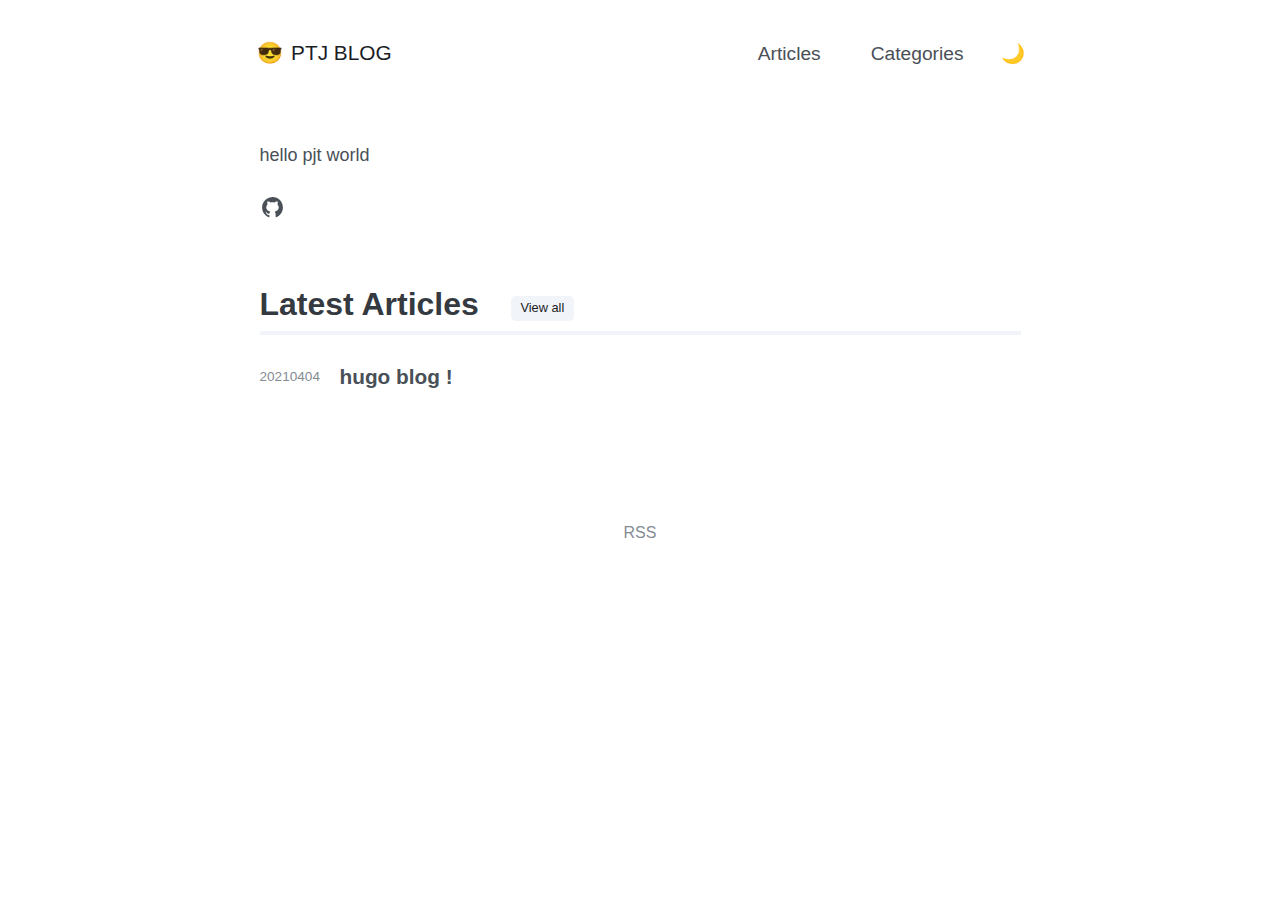
<file: index.html>
<!DOCTYPE html>
<html lang="en-us">
    
<head>
	<meta name="generator" content="Hugo 0.82.0" />
    <meta charset="utf-8" />
    <meta name="viewport" content="width=device-width, initial-scale=1.0" />
    <meta name="google-site-verification" content="azdT4FRUn6dqWk6zvtwKccBmrwGXIQmhtnXx0JsRFXk" />
    <meta http-equiv="X-UA-Compatible" content="IE=edge" />
    <meta name="theme-color" content="dark">
    <title>PTJ BLOG</title>
    
    
    
    <link rel="stylesheet" href="/sass/main.min.4e90cee935c47394b47f9cb7ffe8e3ffab18b88d82fea203918cc3f92eec5eb2.css">
</head>

    <body class="dark">
        <nav class="navbar">
    <div class="container">
        <div class="flex">
            <div>
                <a class="brand" href="/">
                    
                    <span class="emoji">
                        😎
                    </span>
                    
                    PTJ BLOG
                    </a>
            </div>
            <div class="flex">
                
                <a href="/articles/">Articles</a>
                
                <a href="/categories/">Categories</a>
                
                <button id="dark-mode-button"></button>
            </div>
            </div>
    </div>
</nav>
        <main>
            

<div class="container">
    <section class="my">
        <div class="content">
            
            <p>hello pjt world</p>

            
            <div class="bio-social">
                
                
                <a href="https://github.com/opjt" target="_blank" rel="noreferrer" title="github"
                    aria-label="github">
                    <svg xmlns="http://www.w3.org/2000/svg" xmlns:xlink="http://www.w3.org/1999/xlink" width="25" height="25" viewBox="0 0 24 24" version="1.1">
<g id="surface3680">
<path fill="currentColor" d="M 10.898438 2.101562 C 6.300781 2.601562 2.601562 6.300781 2.101562 10.800781 C 1.601562 15.5 4.300781 19.699219 8.398438 21.300781 C 8.699219 21.398438 9 21.199219 9 20.800781 L 9 19.199219 C 9 19.199219 8.601562 19.300781 8.101562 19.300781 C 6.699219 19.300781 6.101562 18.101562 6 17.398438 C 5.898438 17 5.699219 16.699219 5.398438 16.398438 C 5.101562 16.300781 5 16.300781 5 16.199219 C 5 16 5.300781 16 5.398438 16 C 6 16 6.5 16.699219 6.699219 17 C 7.199219 17.800781 7.800781 18 8.101562 18 C 8.5 18 8.800781 17.898438 9 17.800781 C 9.101562 17.101562 9.398438 16.398438 10 16 C 7.699219 15.5 6 14.199219 6 12 C 6 10.898438 6.5 9.800781 7.199219 9 C 7.101562 8.800781 7 8.300781 7 7.601562 C 7 7.199219 7 6.601562 7.300781 6 C 7.300781 6 8.699219 6 10.101562 7.300781 C 10.601562 7.101562 11.300781 7 12 7 C 12.699219 7 13.398438 7.101562 14 7.300781 C 15.300781 6 16.800781 6 16.800781 6 C 17 6.601562 17 7.199219 17 7.601562 C 17 8.398438 16.898438 8.800781 16.800781 9 C 17.5 9.800781 18 10.800781 18 12 C 18 14.199219 16.300781 15.5 14 16 C 14.601562 16.5 15 17.398438 15 18.300781 L 15 20.898438 C 15 21.199219 15.300781 21.5 15.699219 21.398438 C 19.398438 19.898438 22 16.300781 22 12.101562 C 22 6.101562 16.898438 1.398438 10.898438 2.101562 Z M 10.898438 2.101562 "/>
</g>
</svg>

                </a>
                
                
            </div>
        </div>
    </section>
</div>





<div class="container">
    <section>
        <h2>
            Latest Articles
            <a class="section-button" href="/articles">View all</a>
        </h2>
        <div class="posts">
            
            <div class="post">
                <a href="/post/hugo-blog/">
                    <div class="post-row">
                        <time>20210404</time>
                        <h3>hugo blog !</h3>
                    </div>
                    
                </a>
            </div>
            
        </div>
    </section>
    
</div>


        </main>
        <footer class="footer flex">
    <section class="container">
        <nav class="footer-links">
            
            <a href="/index.xml">RSS</a>
            
        </nav>
    </section>
    
    <script async src="/js/features.min.c5d8f3350f5a652f526b982306299353824299adb7a3bd261ecffacc47087f66.js"></script>
</footer>
    </body>
</html>
</file>
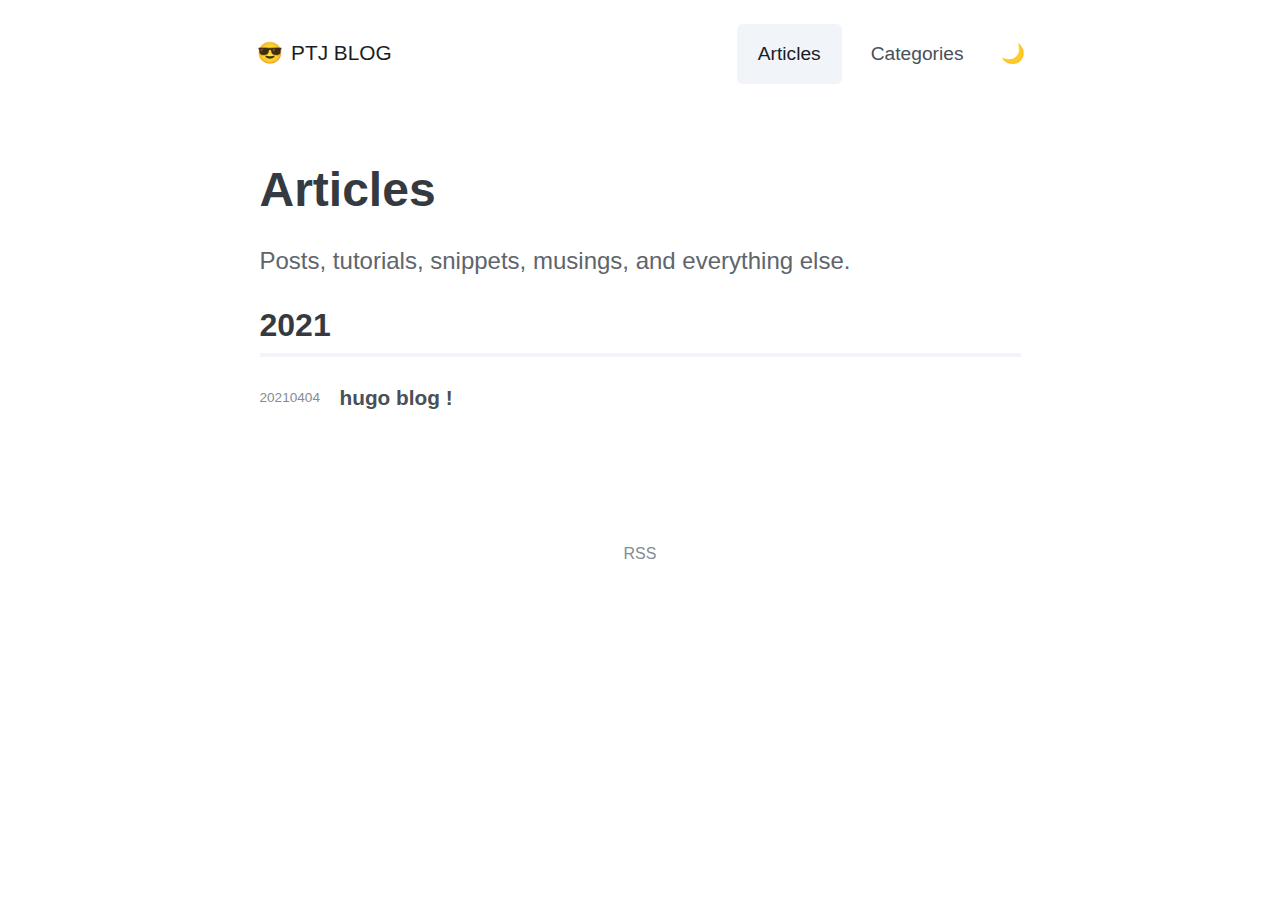
<file: articles/index.html>
<!DOCTYPE html>
<html lang="en-us">
    
<head>
    <meta charset="utf-8" />
    <meta name="viewport" content="width=device-width, initial-scale=1.0" />
    <meta name="google-site-verification" content="azdT4FRUn6dqWk6zvtwKccBmrwGXIQmhtnXx0JsRFXk" />
    <meta http-equiv="X-UA-Compatible" content="IE=edge" />
    <meta name="theme-color" content="dark">
    <title> Articles | PTJ BLOG</title>
    
    
    
    <link rel="stylesheet" href="/sass/main.min.4e90cee935c47394b47f9cb7ffe8e3ffab18b88d82fea203918cc3f92eec5eb2.css">
</head>

    <body class="dark">
        <nav class="navbar">
    <div class="container">
        <div class="flex">
            <div>
                <a class="brand" href="/">
                    
                    <span class="emoji">
                        😎
                    </span>
                    
                    PTJ BLOG
                    </a>
            </div>
            <div class="flex">
                
                <a href="/articles/" aria-current="page">Articles</a>
                
                <a href="/categories/">Categories</a>
                
                <button id="dark-mode-button"></button>
            </div>
            </div>
    </div>
</nav>
        <main>
            

<header>
    <div class="container">
        <h1>Articles</h1>
        <p class="subtitle">Posts, tutorials, snippets, musings, and everything else.</p>
    </div>
</header>



<section>
    <div class="container">
        <section>
            
            <section>
                <h2>2021</h2>
                <div class="posts">
                    
                    <div class="post">
                        <a href="/post/hugo-blog/">
                            <div class="post-row">
                                <time>20210404</time>
                                <h3>hugo blog !</h3>
                                
                            </div>
                            
                        </a>
                    </div>
                    
                </div>
            </section>
            
        </section>
    </div>
</section>


        </main>
        <footer class="footer flex">
    <section class="container">
        <nav class="footer-links">
            
            <a href="/index.xml">RSS</a>
            
        </nav>
    </section>
    
    <script async src="/js/features.min.c5d8f3350f5a652f526b982306299353824299adb7a3bd261ecffacc47087f66.js"></script>
</footer>
    </body>
</html>
</file>
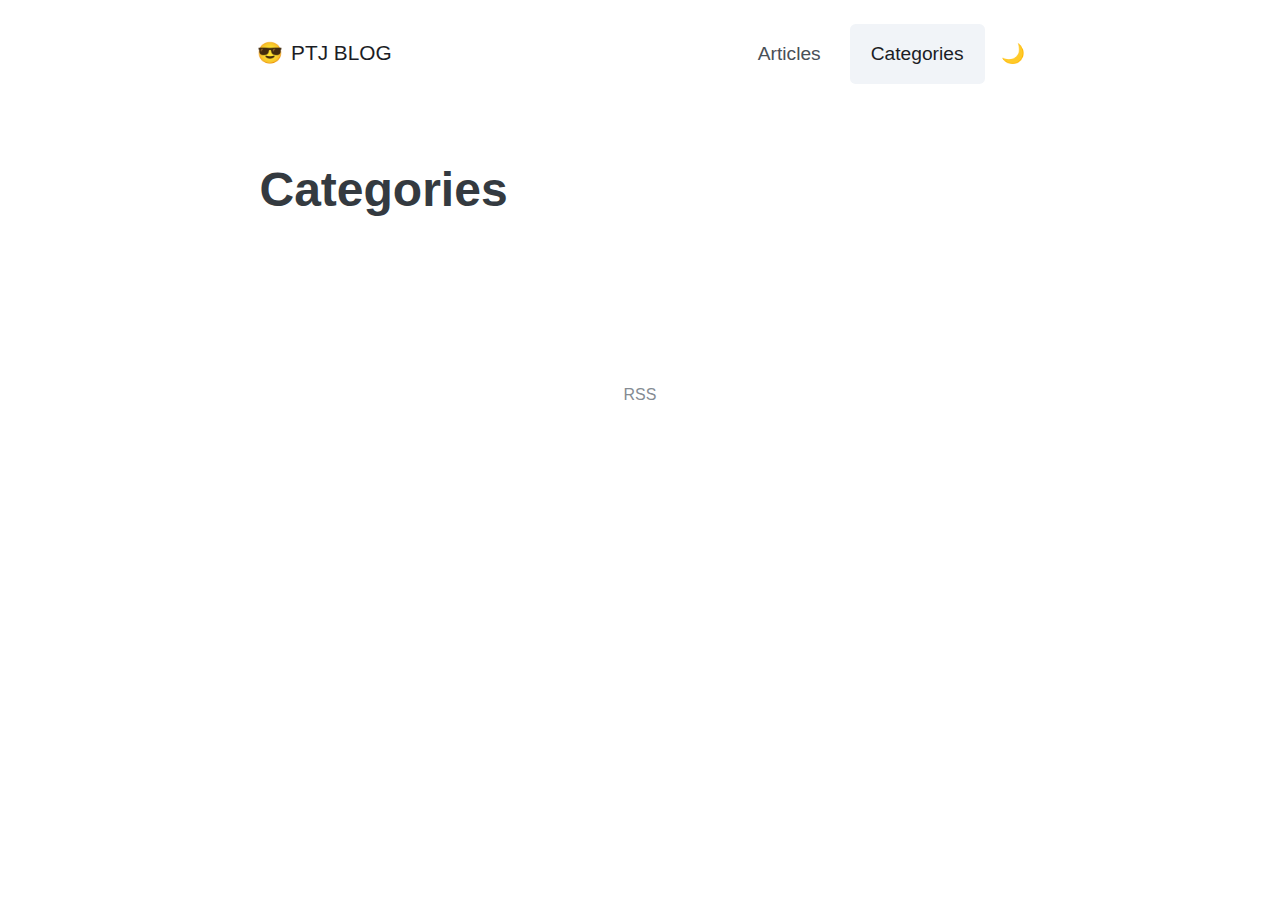
<file: categories/index.html>
<!DOCTYPE html>
<html lang="en-us">
    
<head>
    <meta charset="utf-8" />
    <meta name="viewport" content="width=device-width, initial-scale=1.0" />
    <meta name="google-site-verification" content="azdT4FRUn6dqWk6zvtwKccBmrwGXIQmhtnXx0JsRFXk" />
    <meta http-equiv="X-UA-Compatible" content="IE=edge" />
    <meta name="theme-color" content="dark">
    <title> Categories | PTJ BLOG</title>
    
    
    
    <link rel="stylesheet" href="/sass/main.min.4e90cee935c47394b47f9cb7ffe8e3ffab18b88d82fea203918cc3f92eec5eb2.css">
</head>

    <body class="dark">
        <nav class="navbar">
    <div class="container">
        <div class="flex">
            <div>
                <a class="brand" href="/">
                    
                    <span class="emoji">
                        😎
                    </span>
                    
                    PTJ BLOG
                    </a>
            </div>
            <div class="flex">
                
                <a href="/articles/">Articles</a>
                
                <a href="/categories/" aria-current="page">Categories</a>
                
                <button id="dark-mode-button"></button>
            </div>
            </div>
    </div>
</nav>
        <main>
            




<header>
    <div class="container">
        <h1>Categories</h1>
    </div>
</header>

<section>
    <div class="container">
        <div class="terms">
            
        </div>
    </div>
</section>


        </main>
        <footer class="footer flex">
    <section class="container">
        <nav class="footer-links">
            
            <a href="/index.xml">RSS</a>
            
        </nav>
    </section>
    
    <script async src="/js/features.min.c5d8f3350f5a652f526b982306299353824299adb7a3bd261ecffacc47087f66.js"></script>
</footer>
    </body>
</html>
</file>
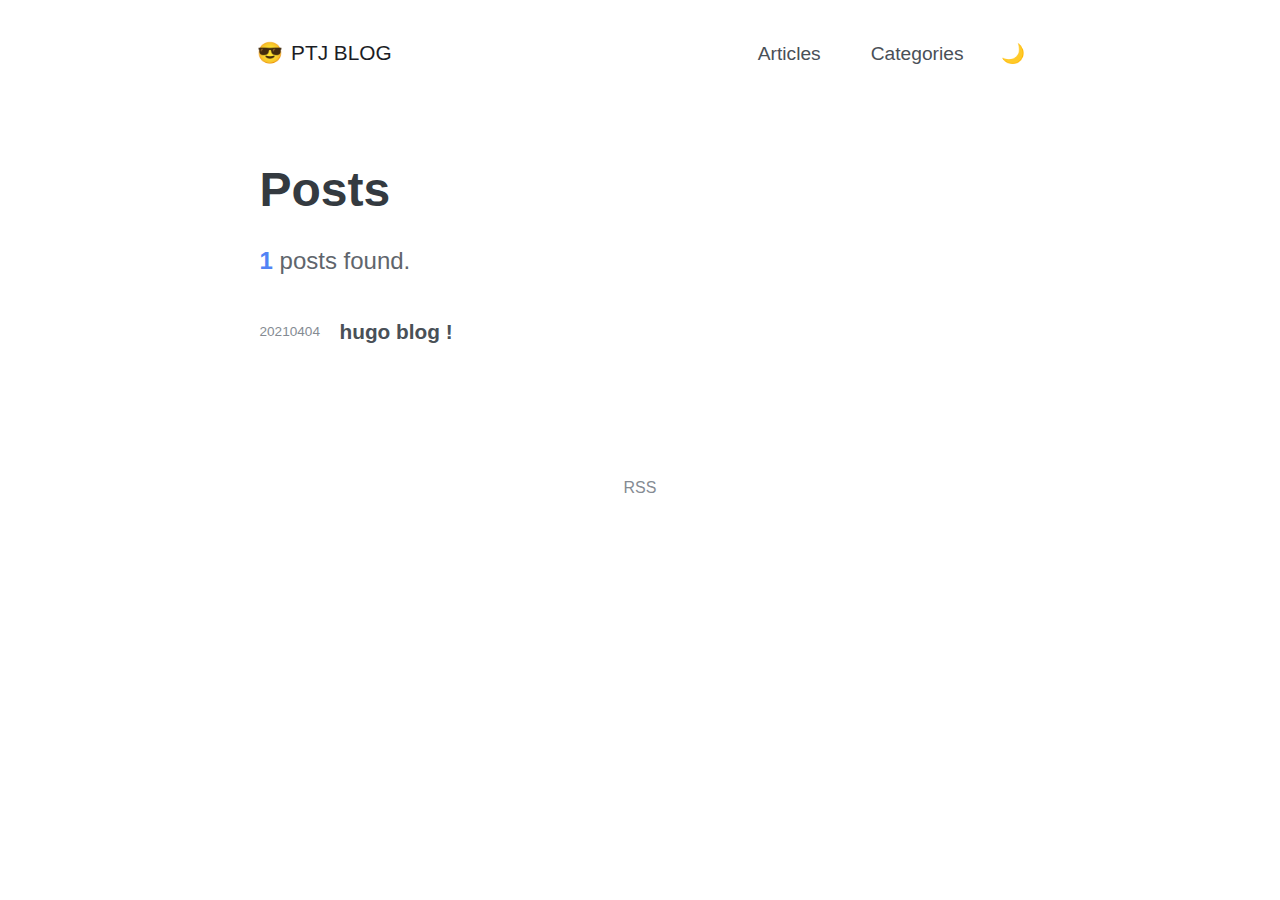
<file: post/index.html>
<!DOCTYPE html>
<html lang="en-us">
    
<head>
    <meta charset="utf-8" />
    <meta name="viewport" content="width=device-width, initial-scale=1.0" />
    <meta name="google-site-verification" content="azdT4FRUn6dqWk6zvtwKccBmrwGXIQmhtnXx0JsRFXk" />
    <meta http-equiv="X-UA-Compatible" content="IE=edge" />
    <meta name="theme-color" content="dark">
    <title> Posts | PTJ BLOG</title>
    
    
    
    <link rel="stylesheet" href="/sass/main.min.4e90cee935c47394b47f9cb7ffe8e3ffab18b88d82fea203918cc3f92eec5eb2.css">
</head>

    <body class="dark">
        <nav class="navbar">
    <div class="container">
        <div class="flex">
            <div>
                <a class="brand" href="/">
                    
                    <span class="emoji">
                        😎
                    </span>
                    
                    PTJ BLOG
                    </a>
            </div>
            <div class="flex">
                
                <a href="/articles/">Articles</a>
                
                <a href="/categories/">Categories</a>
                
                <button id="dark-mode-button"></button>
            </div>
            </div>
    </div>
</nav>
        <main>
            




<header>
  <div class="container">
    <h1>Posts</h1>
    <p class="subtitle">
      <span class="count">1</span> posts found.
    </p>
  </div>
</header>

<section>
  <div class="container">
    <section>
      <section>
        <div class="posts">
          
          <div class="post">
            <a href="/post/hugo-blog/">
              <div class="post-row">
                <time>20210404</time>
                <h3>hugo blog !</h3>
              </div>
              
            </a>
          </div>
          
        </div>
      </section>
    </section>
  </div>
</section>


        </main>
        <footer class="footer flex">
    <section class="container">
        <nav class="footer-links">
            
            <a href="/index.xml">RSS</a>
            
        </nav>
    </section>
    
    <script async src="/js/features.min.c5d8f3350f5a652f526b982306299353824299adb7a3bd261ecffacc47087f66.js"></script>
</footer>
    </body>
</html>
</file>
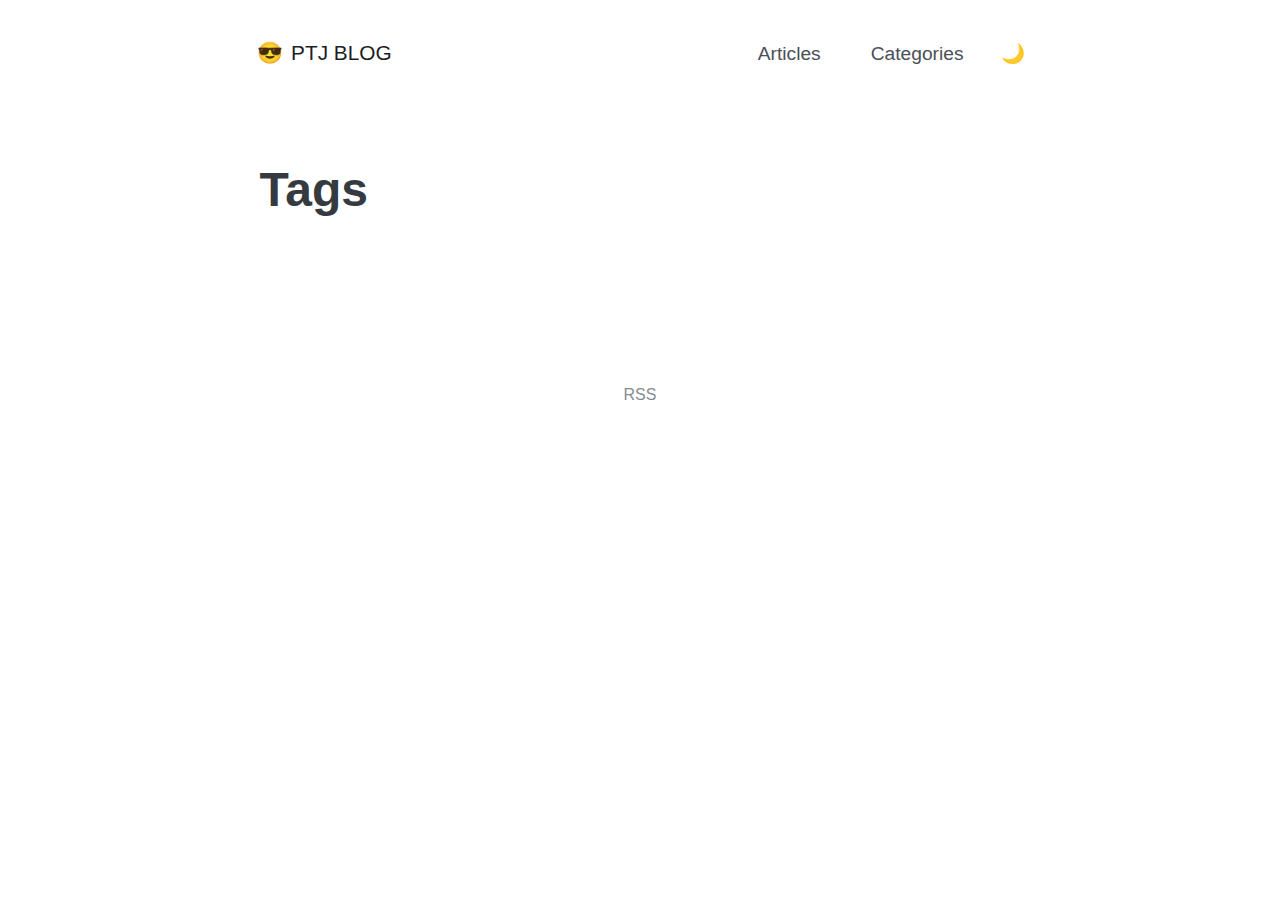
<file: tags/index.html>
<!DOCTYPE html>
<html lang="en-us">
    
<head>
    <meta charset="utf-8" />
    <meta name="viewport" content="width=device-width, initial-scale=1.0" />
    <meta name="google-site-verification" content="azdT4FRUn6dqWk6zvtwKccBmrwGXIQmhtnXx0JsRFXk" />
    <meta http-equiv="X-UA-Compatible" content="IE=edge" />
    <meta name="theme-color" content="dark">
    <title> Tags | PTJ BLOG</title>
    
    
    
    <link rel="stylesheet" href="/sass/main.min.4e90cee935c47394b47f9cb7ffe8e3ffab18b88d82fea203918cc3f92eec5eb2.css">
</head>

    <body class="dark">
        <nav class="navbar">
    <div class="container">
        <div class="flex">
            <div>
                <a class="brand" href="/">
                    
                    <span class="emoji">
                        😎
                    </span>
                    
                    PTJ BLOG
                    </a>
            </div>
            <div class="flex">
                
                <a href="/articles/">Articles</a>
                
                <a href="/categories/">Categories</a>
                
                <button id="dark-mode-button"></button>
            </div>
            </div>
    </div>
</nav>
        <main>
            




<header>
    <div class="container">
        <h1>Tags</h1>
    </div>
</header>

<section>
    <div class="container">
        <div class="terms">
            
        </div>
    </div>
</section>


        </main>
        <footer class="footer flex">
    <section class="container">
        <nav class="footer-links">
            
            <a href="/index.xml">RSS</a>
            
        </nav>
    </section>
    
    <script async src="/js/features.min.c5d8f3350f5a652f526b982306299353824299adb7a3bd261ecffacc47087f66.js"></script>
</footer>
    </body>
</html>
</file>
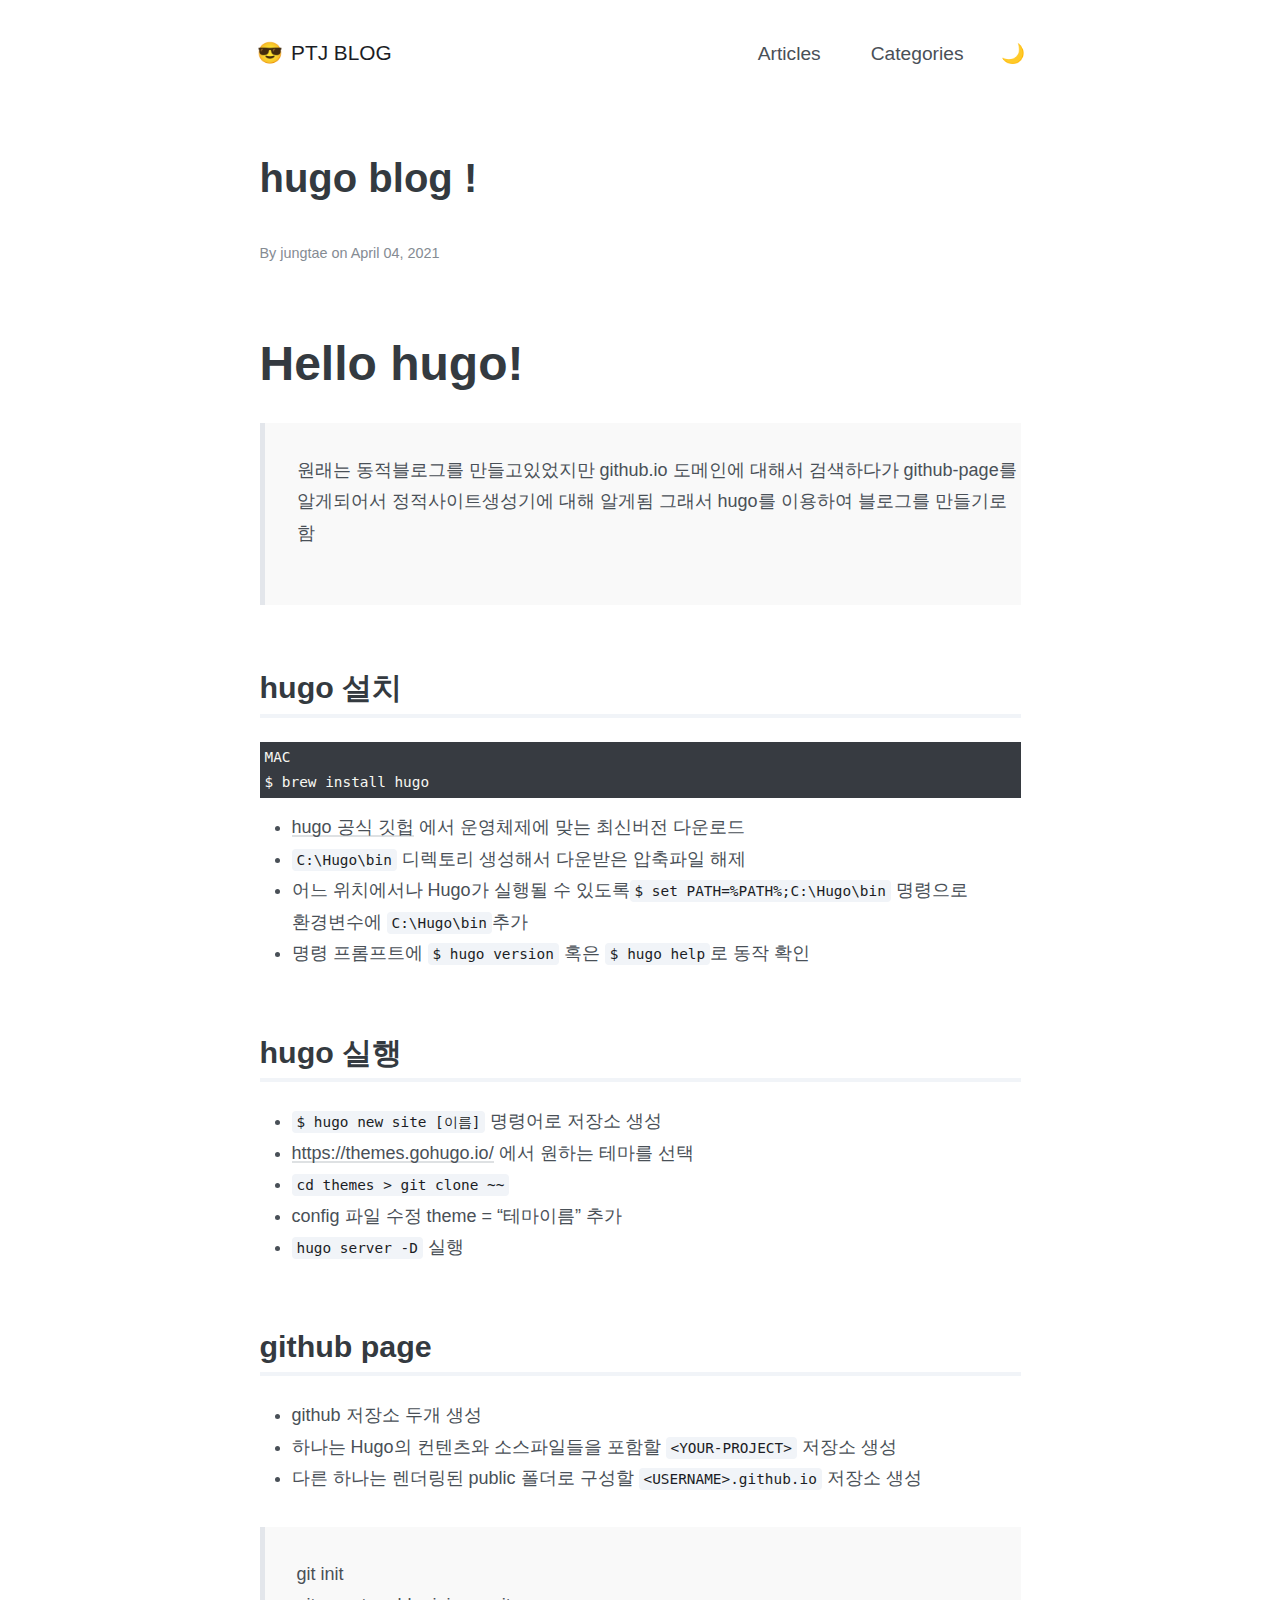
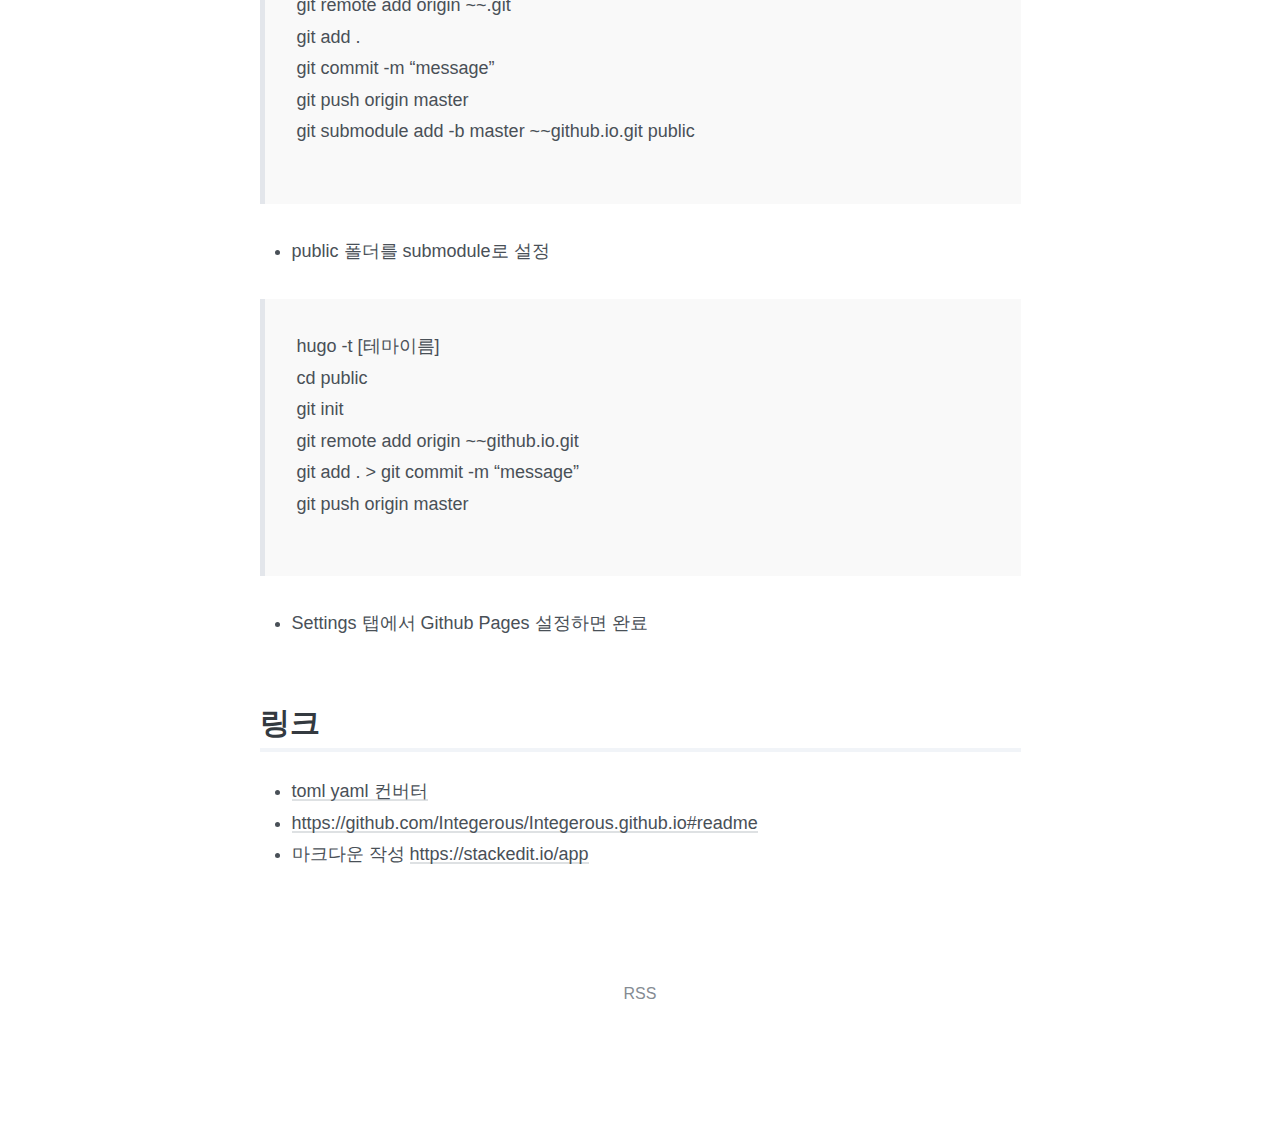
<file: post/hugo-blog/index.html>
<!DOCTYPE html>
<html lang="en-us">
    
<head>
    <meta charset="utf-8" />
    <meta name="viewport" content="width=device-width, initial-scale=1.0" />
    <meta name="google-site-verification" content="azdT4FRUn6dqWk6zvtwKccBmrwGXIQmhtnXx0JsRFXk" />
    <meta http-equiv="X-UA-Compatible" content="IE=edge" />
    <meta name="theme-color" content="dark">
    <title> hugo blog ! | PTJ BLOG</title>
    
    
    
    <link rel="stylesheet" href="/sass/main.min.4e90cee935c47394b47f9cb7ffe8e3ffab18b88d82fea203918cc3f92eec5eb2.css">
</head>

    <body class="dark">
        <nav class="navbar">
    <div class="container">
        <div class="flex">
            <div>
                <a class="brand" href="/">
                    
                    <span class="emoji">
                        😎
                    </span>
                    
                    PTJ BLOG
                    </a>
            </div>
            <div class="flex">
                
                <a href="/articles/">Articles</a>
                
                <a href="/categories/">Categories</a>
                
                <button id="dark-mode-button"></button>
            </div>
            </div>
    </div>
</nav>
        <main>
            

<div class="container">
    <article>
        <header class="article-header">
            <div class="thumb">
                <div>
                    <h1>hugo blog !</h1>
                    <div class="post-meta">
                        <div>
                            By jungtae on <time>April 04, 2021</time>
                        </div>
                        <div class="tags">
                            
                        </div>
                    </div>
                </div>
            </div>
        </header>
    </article>

    <div class="article-post">
        <h1 id="hello-hugo">Hello hugo!</h1>
<blockquote>
<p>원래는 동적블로그를 만들고있었지만 github.io 도메인에 대해서 검색하다가  github-page를 알게되어서 정적사이트생성기에 대해 알게됨 그래서 hugo를 이용하여 블로그를 만들기로함</p>
</blockquote>
<h2 id="hugo-설치">hugo 설치</h2>
<pre><code class="language-brew" data-lang="brew">MAC
$ brew install hugo
</code></pre><ul>
<li><a href="https://github.com/gohugoio/hugo/releases">hugo 공식 깃헙</a> 에서 운영체제에 맞는 최신버전 다운로드</li>
<li><code>C:\Hugo\bin</code>  디렉토리 생성해서 다운받은 압축파일 해제</li>
<li>어느 위치에서나 Hugo가 실행될 수 있도록<code>$ set PATH=%PATH%;C:\Hugo\bin</code>  명령으로 환경변수에  <code>C:\Hugo\bin</code>추가</li>
<li>명령 프롬프트에  <code>$ hugo version</code>  혹은  <code>$ hugo help</code>로 동작 확인</li>
</ul>
<h2 id="hugo-실행">hugo 실행</h2>
<ul>
<li><code>$ hugo new site [이름]</code> 명령어로 저장소 생성</li>
<li><a href="https://themes.gohugo.io/">https://themes.gohugo.io/</a> 에서 원하는 테마를 선택</li>
<li><code>cd themes &gt; git clone ~~</code></li>
<li>config 파일 수정 theme = &ldquo;테마이름&rdquo; 추가</li>
<li><code>hugo server -D</code> 실행</li>
</ul>
<h2 id="github-page">github page</h2>
<ul>
<li>github 저장소 두개 생성</li>
<li>하나는 Hugo의 컨텐츠와 소스파일들을 포함할  <code>&lt;YOUR-PROJECT&gt;</code>  저장소 생성</li>
<li>다른 하나는 렌더링된 public 폴더로 구성할  <code>&lt;USERNAME&gt;.github.io</code>  저장소 생성</li>
</ul>
<blockquote>
<p>git init <br>
git remote add origin ~~.git <br>
git add . <br>
git commit -m &ldquo;message&rdquo; <br>
git push origin master<br>
git submodule add -b master ~~github.io.git public<br></p>
</blockquote>
<ul>
<li>public 폴더를 submodule로 설정</li>
</ul>
<blockquote>
<p>hugo -t [테마이름]<br>
cd public<br>
git init<br>
git remote add origin ~~github.io.git<br>
git add . &gt; git commit -m &ldquo;message&rdquo;<br>
git push origin master<br></p>
</blockquote>
<ul>
<li>Settings 탭에서 Github Pages 설정하면 완료</li>
</ul>
<h2 id="링크">링크</h2>
<ul>
<li><a href="https://toolkit.site/format.html">toml yaml 컨버터</a></li>
<li><a href="https://github.com/Integerous/Integerous.github.io#readme">https://github.com/Integerous/Integerous.github.io#readme</a></li>
<li>마크다운 작성 <a href="https://stackedit.io/app">https://stackedit.io/app</a></li>
</ul>

        
        
    </div>
</div>

<div class="container">
    
    <nav class="flex container suggested">
        

        
    </nav>
    
</div>
</main>


        </main>
        <footer class="footer flex">
    <section class="container">
        <nav class="footer-links">
            
            <a href="/index.xml">RSS</a>
            
        </nav>
    </section>
    
    <script async src="/js/features.min.c5d8f3350f5a652f526b982306299353824299adb7a3bd261ecffacc47087f66.js"></script>
</footer>
    </body>
</html>
</file>
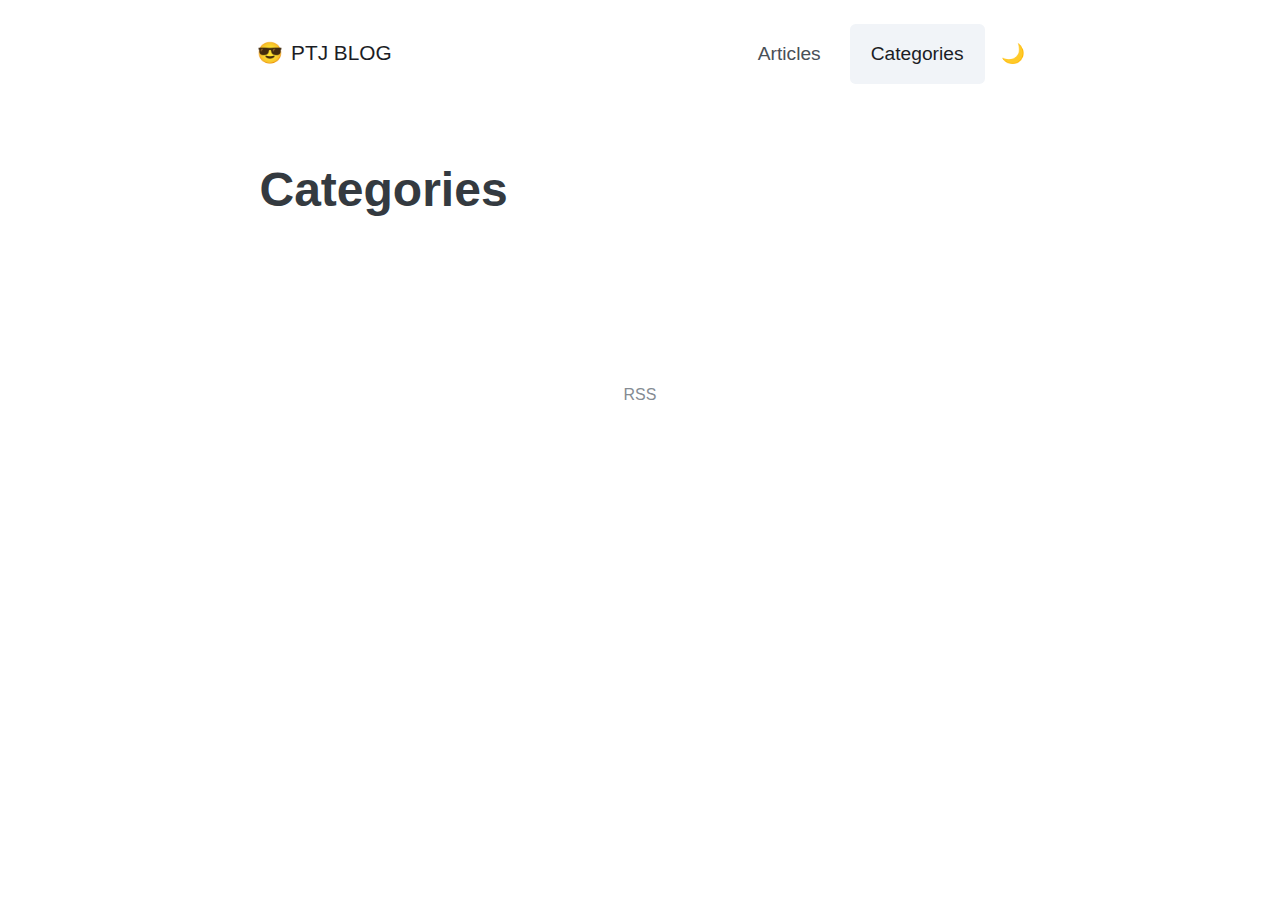
<file: categories/page/1/index.html>
<!DOCTYPE html><html><head><title>https://opjt.github.io/categories/</title><link rel="canonical" href="https://opjt.github.io/categories/"/><meta name="robots" content="noindex"><meta charset="utf-8" /><meta http-equiv="refresh" content="0; url=https://opjt.github.io/categories/" /></head></html>
</file>
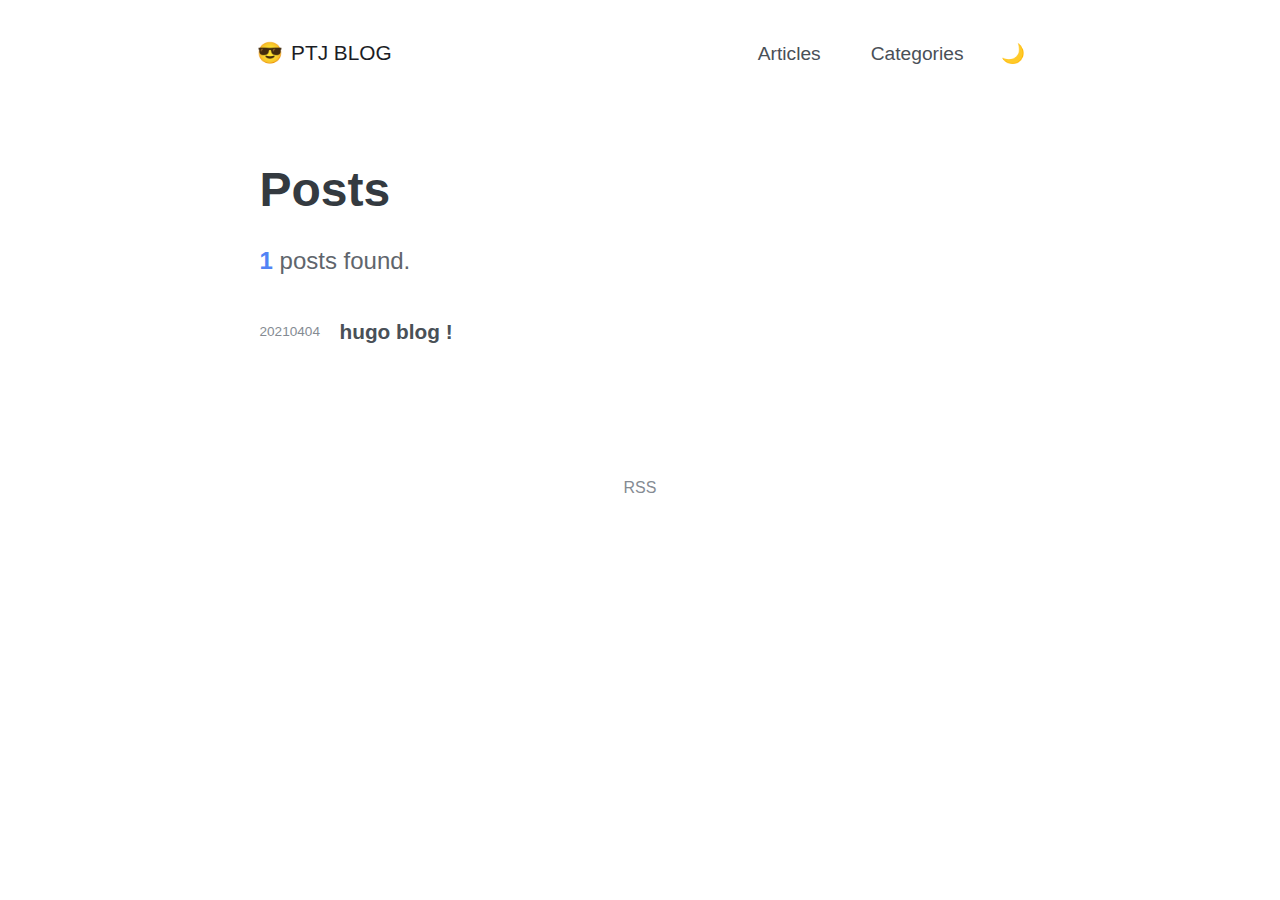
<file: post/page/1/index.html>
<!DOCTYPE html><html><head><title>https://opjt.github.io/post/</title><link rel="canonical" href="https://opjt.github.io/post/"/><meta name="robots" content="noindex"><meta charset="utf-8" /><meta http-equiv="refresh" content="0; url=https://opjt.github.io/post/" /></head></html>
</file>
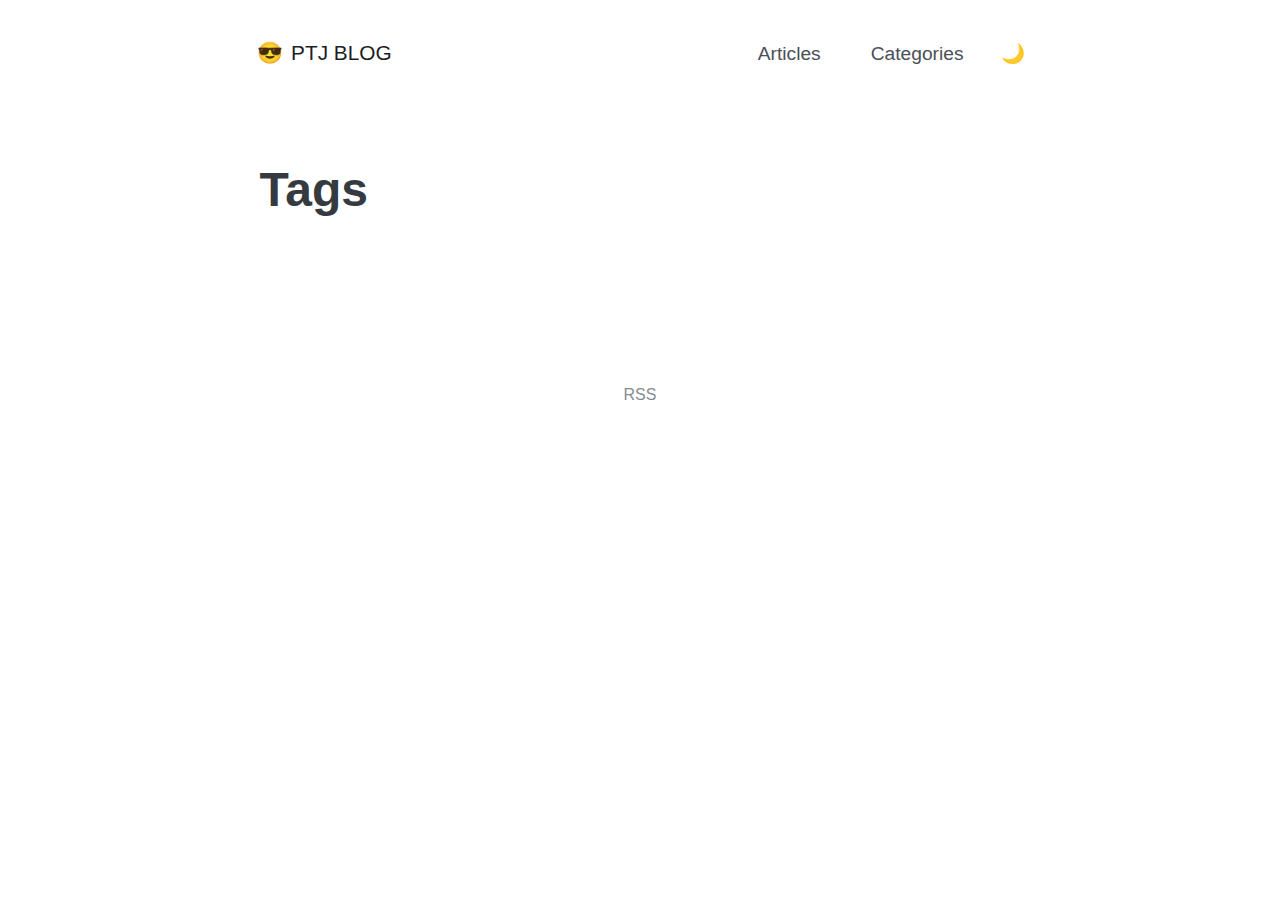
<file: tags/page/1/index.html>
<!DOCTYPE html><html><head><title>https://opjt.github.io/tags/</title><link rel="canonical" href="https://opjt.github.io/tags/"/><meta name="robots" content="noindex"><meta charset="utf-8" /><meta http-equiv="refresh" content="0; url=https://opjt.github.io/tags/" /></head></html>
</file>
<file: sass/main.min.4e90cee935c47394b47f9cb7ffe8e3ffab18b88d82fea203918cc3f92eec5eb2.css>
/*! normalize.css v8.0.1 | MIT License | github.com/necolas/normalize.css */
/* Document
   ========================================================================== */
/**
 * 1. Correct the line height in all browsers.
 * 2. Prevent adjustments of font size after orientation changes in iOS.
 */
html {
  line-height: 1.15;
  /* 1 */
  -webkit-text-size-adjust: 100%;
  /* 2 */ }

/* Sections
   ========================================================================== */
/**
 * Remove the margin in all browsers.
 */
body {
  margin: 0; }

/**
 * Render the `main` element consistently in IE.
 */
main {
  display: block; }

/**
 * Correct the font size and margin on `h1` elements within `section` and
 * `article` contexts in Chrome, Firefox, and Safari.
 */
h1 {
  font-size: 2em;
  margin: 0.67em 0; }

/* Grouping content
   ========================================================================== */
/**
 * 1. Add the correct box sizing in Firefox.
 * 2. Show the overflow in Edge and IE.
 */
hr {
  box-sizing: content-box;
  /* 1 */
  height: 0;
  /* 1 */
  overflow: visible;
  /* 2 */ }

/**
 * 1. Correct the inheritance and scaling of font size in all browsers.
 * 2. Correct the odd `em` font sizing in all browsers.
 */
pre {
  font-family: monospace, monospace;
  /* 1 */
  font-size: 1em;
  /* 2 */ }

/* Text-level semantics
   ========================================================================== */
/**
 * Remove the gray background on active links in IE 10.
 */
a {
  background-color: transparent; }

/**
 * 1. Remove the bottom border in Chrome 57-
 * 2. Add the correct text decoration in Chrome, Edge, IE, Opera, and Safari.
 */
abbr[title] {
  border-bottom: none;
  /* 1 */
  text-decoration: underline;
  /* 2 */
  text-decoration: underline dotted;
  /* 2 */ }

/**
 * Add the correct font weight in Chrome, Edge, and Safari.
 */
b,
strong {
  font-weight: bolder; }

/**
 * 1. Correct the inheritance and scaling of font size in all browsers.
 * 2. Correct the odd `em` font sizing in all browsers.
 */
code,
kbd,
samp {
  font-family: monospace, monospace;
  /* 1 */
  font-size: 1em;
  /* 2 */ }

/**
 * Add the correct font size in all browsers.
 */
small {
  font-size: 80%; }

/**
 * Prevent `sub` and `sup` elements from affecting the line height in
 * all browsers.
 */
sub,
sup {
  font-size: 75%;
  line-height: 0;
  position: relative;
  vertical-align: baseline; }

sub {
  bottom: -0.25em; }

sup {
  top: -0.5em; }

/* Embedded content
   ========================================================================== */
/**
 * Remove the border on images inside links in IE 10.
 */
img {
  border-style: none; }

/* Forms
   ========================================================================== */
/**
 * 1. Change the font styles in all browsers.
 * 2. Remove the margin in Firefox and Safari.
 */
button,
input,
optgroup,
select,
textarea {
  font-family: inherit;
  /* 1 */
  font-size: 100%;
  /* 1 */
  line-height: 1.15;
  /* 1 */
  margin: 0;
  /* 2 */ }

/**
 * Show the overflow in IE.
 * 1. Show the overflow in Edge.
 */
button,
input {
  /* 1 */
  overflow: visible; }

/**
 * Remove the inheritance of text transform in Edge, Firefox, and IE.
 * 1. Remove the inheritance of text transform in Firefox.
 */
button,
select {
  /* 1 */
  text-transform: none; }

/**
 * Correct the inability to style clickable types in iOS and Safari.
 */
button,
[type="button"],
[type="reset"],
[type="submit"] {
  -webkit-appearance: button; }

/**
 * Remove the inner border and padding in Firefox.
 */
button::-moz-focus-inner,
[type="button"]::-moz-focus-inner,
[type="reset"]::-moz-focus-inner,
[type="submit"]::-moz-focus-inner {
  border-style: none;
  padding: 0; }

/**
 * Restore the focus styles unset by the previous rule.
 */
button:-moz-focusring,
[type="button"]:-moz-focusring,
[type="reset"]:-moz-focusring,
[type="submit"]:-moz-focusring {
  outline: 1px dotted ButtonText; }

/**
 * Correct the padding in Firefox.
 */
fieldset {
  padding: 0.35em 0.75em 0.625em; }

/**
 * 1. Correct the text wrapping in Edge and IE.
 * 2. Correct the color inheritance from `fieldset` elements in IE.
 * 3. Remove the padding so developers are not caught out when they zero out
 *    `fieldset` elements in all browsers.
 */
legend {
  box-sizing: border-box;
  /* 1 */
  color: inherit;
  /* 2 */
  display: table;
  /* 1 */
  max-width: 100%;
  /* 1 */
  padding: 0;
  /* 3 */
  white-space: normal;
  /* 1 */ }

/**
 * Add the correct vertical alignment in Chrome, Firefox, and Opera.
 */
progress {
  vertical-align: baseline; }

/**
 * Remove the default vertical scrollbar in IE 10+.
 */
textarea {
  overflow: auto; }

/**
 * 1. Add the correct box sizing in IE 10.
 * 2. Remove the padding in IE 10.
 */
[type="checkbox"],
[type="radio"] {
  box-sizing: border-box;
  /* 1 */
  padding: 0;
  /* 2 */ }

/**
 * Correct the cursor style of increment and decrement buttons in Chrome.
 */
[type="number"]::-webkit-inner-spin-button,
[type="number"]::-webkit-outer-spin-button {
  height: auto; }

/**
 * 1. Correct the odd appearance in Chrome and Safari.
 * 2. Correct the outline style in Safari.
 */
[type="search"] {
  -webkit-appearance: textfield;
  /* 1 */
  outline-offset: -2px;
  /* 2 */ }

/**
 * Remove the inner padding in Chrome and Safari on macOS.
 */
[type="search"]::-webkit-search-decoration {
  -webkit-appearance: none; }

/**
 * 1. Correct the inability to style clickable types in iOS and Safari.
 * 2. Change font properties to `inherit` in Safari.
 */
::-webkit-file-upload-button {
  -webkit-appearance: button;
  /* 1 */
  font: inherit;
  /* 2 */ }

/* Interactive
   ========================================================================== */
/*
 * Add the correct display in Edge, IE 10+, and Firefox.
 */
details {
  display: block; }

/*
 * Add the correct display in all browsers.
 */
summary {
  display: list-item; }

/* Misc
   ========================================================================== */
/**
 * Add the correct display in IE 10+.
 */
template {
  display: none; }

/**
 * Add the correct display in IE 10.
 */
[hidden] {
  display: none; }

*,
*::before,
*::after {
  box-sizing: border-box; }

:root {
  --color-mode: light;
  --h1-color: #343a40;
  --font-color: #495057;
  --heading-color: #343a40;
  --background: white;
  --dark-font-color: #1b1d25;
  --medium-font-color: #60656c;
  --light-font-color: #858b93;
  --light-background: #f1f4f8;
  --light-background-hover: #e1e6ed;
  --border: #d6d9de;
  --link-color: #5183f5;
  --link-color-darker: #364fc7;
  --navbar-color: #1b1d25;
  --blockquote: #f9f9f9;
  --blockquote-left: #e3e6eb;
  --transparent-text: rgba(0, 0, 0, 0.7);
  --transparent-bg: rgba(0, 0, 0, 0.05);
  --light-transparent-bg: rgba(255, 255, 255, 0.1); }

/* Grid and flex */
.flex {
  display: flex;
  align-items: center; }

.flex-row {
  display: flex;
  flex-direction: column; }

@media screen and (min-width: 800px) {
  .flex-row {
    flex-direction: row; } }

.flex-col {
  flex: 1; }

.flex-two-thirds {
  flex: 2; }

.justify-center {
  justify-content: center; }

/* Scaffolding */
html {
  font-family: -apple-system, BlinkMacSystemFont, 'Helvetica Neue', 'Roboto',
 Roboto, Arial, 'Noto Sans', sans-serif, 'Apple Color Emoji', 'Segoe UI',
 'Segoe UI Emoji', 'Segoe UI Symbol', 'Noto Color Emoji';
  color: var(--font-color);
  font-weight: 400;
  font-size: 1rem;
  line-height: 1.75; }

body {
  background: var(--background);
  margin: 0;
  padding: 0; }

section {
  margin: 2rem 0; }
  section:first-of-type {
    margin-top: 0; }
  section > h2 {
    display: flex;
    align-items: center;
    font-size: 1.6rem;
    margin-top: 0;
    margin-bottom: 0.5rem; }

@media screen and (min-width: 800px) {
  section > h2 {
    margin-bottom: 2rem; } }

.index h2,
section > h2 {
  border-bottom-width: 0; }

@media screen and (min-width: 800px) {
  .index h2,
  section > h2 {
    border-bottom-width: 4px; } }

a.section-button {
  font-weight: 500;
  background: var(--light-background);
  color: var(--dark-font-color);
  padding: 0.4rem 0.6rem;
  font-size: 0.8rem;
  border-radius: 0.3rem;
  border-width: 0 !important;
  white-space: nowrap;
  line-height: 1;
  margin-left: 2rem;
  margin-top: 0.5rem; }
  a.section-button:hover {
    background: var(--light-background-hover);
    color: var(--heading-color); }

@media screen and (min-width: 800px) {
  section {
    margin: 3.5rem 0; }
    section > h2 {
      font-size: 2rem;
      margin: 0 0 1rem; } }

.container {
  max-width: 825px;
  padding: 0 1.5rem;
  margin-left: auto;
  margin-right: auto; }
  .container.page p {
    max-width: 600px; }

@media screen and (min-width: 800px) {
  .container {
    padding: 0 2rem; } }

img {
  display: inline-block;
  max-width: 100%;
  height: auto; }

p,
ol,
ul,
dl,
table,
blockquote {
  font-size: 1.05rem;
  margin: 0 0 1.5rem 0; }

ul {
  padding: 0 1rem; }

@media screen and (min-width: 800px) {
  p,
  ol,
  ul,
  dl,
  table,
  blockquote {
    font-size: 1.125rem; }
  ul {
    padding: 0 2rem; } }

ul li p {
  margin: 0; }

ul li ul {
  padding-left: 1rem;
  margin: 0; }

ul li ul li {
  margin: 0; }

ol li ol {
  margin-bottom: 0; }

.task-list-item [type='checkbox'] {
  margin-right: 0.5rem; }

blockquote {
  margin: 2rem 0;
  padding: 1rem;
  background: var(--blockquote);
  font-weight: 400;
  border-left: 5px solid var(--blockquote-left); }

blockquote :not(pre) > code[class*='language-'] {
  background: rgba(0, 0, 0, 0.1) !important; }

@media screen and (min-width: 800px) {
  blockquote {
    padding: 2rem 0 2rem 2rem; } }

::selection {
  background: #3b5bdb;
  color: white; }

/* Headings */
h1 {
  color: var(--h1-color); }

h3,
h4 {
  color: var(--medium-font-color); }

h2,
h5 {
  color: var(--heading-color); }

h1,
h2,
h3,
h4,
h5 {
  margin: 0 0 1.5rem 0;
  font-weight: 700;
  line-height: 1.2;
  -webkit-font-smoothing: antialiased;
  -moz-osx-font-smoothing: grayscale; }

h1:not(:first-child),
h2:not(:first-child),
h3:not(:first-child),
h4:not(:first-child) {
  margin-top: 3rem; }

h1 {
  font-size: 2.5rem;
  line-height: 1.1; }

h2 {
  font-size: 1.75rem;
  padding-bottom: 0.5rem;
  border-bottom: 4px solid var(--light-background); }
  h2 code {
    font-size: 1.75rem !important; }

h3 {
  font-size: 1.5rem;
  color: var(--font-color);
  font-weight: 600;
  margin-bottom: 1rem; }
  h3 code {
    font-size: 1.4rem !important; }

h4 {
  font-size: 1.3rem;
  color: var(--font-color);
  font-weight: 500;
  margin-bottom: 1rem;
  border-bottom: 2px solid var(--light-background);
  padding-bottom: 0.25rem; }

h5 {
  font-size: 1.2rem;
  margin-bottom: 1rem; }

@media screen and (min-width: 800px) {
  h1 {
    font-size: 3rem; }
  h2 {
    font-size: 1.9rem; }
    h2 code {
      font-size: 1.9rem !important; }
  h3 {
    font-size: 1.7rem;
    color: var(--font-color);
    font-weight: 600; }
    h3 code {
      font-size: 1.6rem !important; }
  h4 {
    font-weight: 400;
    font-size: 1.4rem; } }

a.link {
  display: block;
  padding: 0.25rem 0;
  margin: 0.25rem 0;
  border-radius: 0.35rem;
  font-weight: 600;
  color: var(--dark-font-color); }
  a.link:hover {
    color: var(--link-color); }

a.button {
  display: inline-block;
  border: 2px solid var(--link-color);
  padding: 0.3rem 0.6rem;
  margin-right: 0.75rem;
  font-weight: 500;
  background: var(--link-color);
  color: white;
  border-radius: 0.35rem;
  font-size: 0.9rem; }
  a.button.large {
    padding: 0.8rem 1rem;
    font-size: 1.05rem; }
  a.button.secondary {
    border: 2px solid #edf2ff;
    background: #edf2ff;
    color: #3b5bdb; }
  a.button:hover, a.button.secondary:hover {
    border: 2px solid var(--link-color-darker);
    background: var(--link-color-darker);
    color: white; }

@media screen and (min-width: 800px) {
  a.button {
    font-size: 0.9rem; }
    a.button.large {
      padding: 1rem 1.5rem;
      font-size: 1.1rem; } }

p.subtitle {
  color: var(--medium-font-color);
  font-size: 1.3rem;
  font-weight: 300;
  margin-bottom: 0; }

@media screen and (min-width: 800px) {
  p.subtitle {
    font-size: 1.5rem; } }

/* Links */
a {
  color: inherit;
  text-decoration: none; }
  a.image-link {
    border-width: 0; }
  a code[class*='language-'] {
    color: var(--link-color) !important; }
    a code[class*='language-']:hover {
      background: var(--link-color) !important;
      color: white !important; }

/* Navbar */
main {
  margin-top: 50px; }

@media screen and (min-width: 800px) {
  main {
    margin-top: 0; } }

.emoji {
  margin: 0 0.4rem 0 0.1rem; }

.navbar {
  width: 100%;
  position: fixed;
  top: 0;
  left: 0;
  background: var(--navbar-color);
  box-shadow: 0 3px 13px rgba(100, 110, 140, 0.1), 0 2px 4px rgba(100, 110, 140, 0.15);
  z-index: 2;
  padding: 0.5rem; }
  .navbar .flex {
    justify-content: space-between; }
  .navbar a {
    border-radius: 0.35rem;
    margin: 0 0.05rem;
    color: rgba(255, 255, 255, 0.65);
    font-weight: 400;
    font-size: 0.85rem;
    border: 1px solid transparent;
    padding: 0 0.3rem;
    background: transparent; }
    .navbar a:first-of-type {
      margin-left: -1rem; }
    .navbar a .emoji {
      display: none; }
    .navbar a.brand {
      font-weight: 500;
      color: white;
      white-space: nowrap;
      border: none;
      display: flex;
      align-items: center;
      line-height: 1;
      background: transparent; }
      .navbar a.brand .emoji {
        display: inline-block !important; }
      .navbar a.brand img {
        height: 22px;
        width: 22px; }
  .navbar button {
    font-size: 1rem;
    margin-right: -1rem; }

@media screen and (min-width: 500px) {
  .navbar a {
    font-size: 0.95rem;
    padding: 0.5rem; } }

@media screen and (min-width: 800px) {
  .emoji {
    margin: 0 0.5rem 0 0.1rem; }
  .navbar {
    position: static;
    padding: 1.5rem 0;
    background: transparent;
    box-shadow: none; }
    .navbar .flex {
      justify-content: space-between; }
    .navbar a {
      padding: 0.75rem 1.25rem;
      margin: 0 0.25rem;
      font-size: 1.2rem;
      font-weight: 400;
      color: var(--font-color); }
      .navbar a:first-of-type {
        margin-left: -1.5rem; }
      .navbar a:hover, .navbar a[aria-current='page'] {
        background: var(--light-background);
        color: var(--dark-font-color); }
      .navbar a.brand {
        font-size: 1.3rem;
        margin-right: 3rem;
        border: none;
        background: transparent !important;
        color: var(--dark-font-color); }
        .navbar a.brand:hover {
          background: var(--light-background) !important; }
        .navbar a.brand img {
          height: 26px;
          width: 26px;
          margin-right: 0.25rem; }
  #dark-mode-button:hover {
    background: var(--light-background); } }

@media print {
  .navbar {
    display: none; } }

#dark-mode-button {
  display: flex;
  border: none;
  padding: 0.2rem 0.7rem 0.2rem 0.5rem;
  border-radius: 0.35rem;
  box-sizing: content-box;
  cursor: pointer;
  font-size: 1.1rem;
  background: transparent; }
  #dark-mode-button:focus {
    outline: none; }

@media screen and (min-width: 800px) {
  #dark-mode-button {
    padding: 0.95rem 0.75rem;
    font-size: 1.2rem; } }

.my {
  padding-top: 2rem; }
  .my a {
    border: none;
    margin-right: 1rem; }
    .my a:hover {
      border: none; }

/* Posts */
.post-row {
  display: flex;
  align-items: center;
  width: 100%; }
  .post-row time {
    display: block;
    flex: 0 0 65px; }
  .post-row h3 {
    flex: 1; }

.posts .post:last-of-type a {
  border-bottom-width: 0; }

.post a {
  display: flex;
  align-items: center;
  justify-content: stretch;
  padding: 1rem 0;
  border-bottom: 2px solid var(--light-background); }
  .post a:hover {
    border-radius: 0.3rem; }

.post h3 {
  margin-top: 0.1rem;
  margin-bottom: 0;
  font-size: 1.1rem;
  font-weight: 600; }

@media screen and (min-width: 800px) {
  .posts {
    margin-left: -1rem;
    margin-right: -1rem; }
  .post a {
    padding: 0.75rem 1rem;
    border-bottom-color: transparent; }
    .post a:hover {
      background: var(--light-background); }
  .post h3 {
    font-size: 1.3rem; }
  .post-row time {
    flex: 0 0 80px; } }

.new-post,
.popular-post {
  display: inline-block;
  color: #111;
  padding: 0.3rem 0.4rem;
  border-radius: 0.3rem;
  font-size: 0.85rem;
  margin-left: 1rem; }

.new-post {
  background: #d3f9d8; }

.popular-post {
  background: #dce6fd;
  color: var(--heading-color); }

@media screen and (min-width: 800px) {
  .new-post,
  .popular-post {
    margin-bottom: 0; } }

/* Footer */
.footer {
  padding: 2rem 0; }
  .footer > .flex {
    flex-direction: column;
    align-items: center;
    justify-content: center; }
  .footer img {
    height: 30px;
    width: 30px; }
  .footer a {
    border-radius: 0.35rem;
    margin: 0 0.05rem;
    font-weight: 400;
    font-size: 1rem;
    border: 1px solid transparent;
    padding: 0.5rem;
    margin: 0 0.5rem;
    color: var(--light-font-color); }
    .footer a:hover {
      color: var(--heading-color);
      background: var(--light-background); }
    .footer a.img {
      display: flex;
      align-items: center;
      padding: 0;
      margin: 0 0.75rem;
      background: none; }

.footer-links {
  display: flex;
  align-items: center;
  justify-content: center;
  flex-wrap: wrap; }

.flex nav {
  padding: 1rem 0; }

@media screen and (min-width: 800px) {
  .footer > .flex {
    align-items: flex-start;
    margin-left: -1.5rem;
    margin-right: -1.5rem; }
  .footer a {
    padding: 0.75rem; }
    .footer a.img {
      padding: 0 0.5rem;
      margin: 0 1rem; } }

@media print {
  .footer {
    display: none; } }

/* Helpers */
.small {
  max-width: 600px; }

time,
.meta {
  color: var(--light-font-color);
  font-size: 0.85rem;
  white-space: nowrap;
  font-weight: 400; }

.meta {
  color: var(--medium-font-color);
  font-size: 1rem; }

/* Tables */
table {
  border-collapse: separate;
  border-spacing: 0;
  width: 100%;
  max-width: 100%;
  overflow-x: auto; }

thead,
tbody {
  white-space: nowrap; }

th {
  border-bottom: 2px solid var(--border); }

tfoot th {
  border-top: 1px solid var(--border); }

td {
  border-bottom: 1px solid var(--border); }

th,
td {
  text-align: left;
  padding: 0.75rem;
  hyphens: auto; }

tbody tr:nth-child(even) {
  background-color: var(--light-background); }

@media screen and (min-width: 800px) {
  table {
    display: table;
    border: 1px solid var(--border); }
  thead,
  tbody {
    white-space: normal; } }

/* Tags */
.count {
  font-weight: 700;
  color: var(--link-color); }

.tags {
  display: flex !important;
  flex-wrap: wrap;
  align-items: center;
  margin-left: -0.5rem;
  margin-right: -0.5rem; }
  .tags > a {
    display: block;
    font-weight: 500;
    background: var(--light-background);
    color: var(--font-color);
    margin: 0.2rem;
    padding: 0.5rem 0.6rem;
    font-size: 0.8rem;
    border-radius: 0.3rem;
    border-bottom: 0;
    white-space: nowrap;
    line-height: 1; }
    .tags > a:hover {
      background: var(--light-background-hover);
      color: var(--heading-color); }

mark {
  background: #ffec99; }

.utterances {
  margin-left: -4px;
  margin-right: -4px; }

kbd {
  background-color: #f7f7f7;
  border: 2px solid rgba(0, 0, 0, 0.3);
  border-radius: 3px;
  box-shadow: 0 1px 0 rgba(0, 0, 0, 0.2), inset 0 0 0 2px #fff;
  color: #333;
  display: inline-block;
  font-family: Helvetica Neue, Inter, -apple-system, BlinkMacSystemFont,
 Helvetica, Arial, sans-serif;
  line-height: 1.4;
  margin: 0 0.1em;
  padding: 0.1em 0.6em;
  text-shadow: 0 1px 0 #fff;
  font-size: 14px; }

#comments {
  margin-top: 3rem; }

#comments h2 {
  margin: 0; }

@media print {
  .comments,
  #comments {
    display: none; } }

/* Post */
header {
  padding: 1.5rem 0; }
  header h1 {
    font-size: 2rem;
    display: inline-block;
    font-weight: 600;
    margin-top: 1rem; }
  header u {
    display: inline-block;
    text-decoration: none;
    padding: 0.4rem 0; }

.article-header {
  padding-top: 2rem;
  margin-bottom: 0.5rem; }
  .article-header .container {
    padding-left: 0;
    padding-right: 0; }
  .article-header .thumb {
    display: flex;
    flex-direction: column; }
  .article-header h1 {
    font-weight: 700;
    font-size: 1.8rem;
    margin: 0; }
  .article-header .description {
    font-size: 1.2rem;
    color: var(--light-font-color);
    font-weight: 300;
    margin-top: 2rem;
    margin-bottom: 0; }

.post-meta {
  margin-top: 1rem;
  padding: 0;
  color: var(--light-font-color);
  font-size: 0.9rem; }
  .post-meta a {
    color: var(--font-color);
    border-width: 0; }
  .post-meta time {
    margin-top: 0.2rem;
    font-size: 0.9rem; }
  .post-meta .tags {
    margin-top: 0.5rem; }
    .post-meta .tags a {
      text-decoration: none; }

.article-post {
  margin-bottom: 2rem; }
  .article-post a {
    box-shadow: 0px -2px 0px rgba(189, 195, 199, 0.5) inset;
    transition: all .3s ease;
    word-break: break-word; }
    .article-post a:hover {
      box-shadow: 0px -10px 0px rgba(189, 195, 199, 0.7) inset; }
  .article-post code {
    overflow-x: auto; }
  .article-post h1 .anchor {
    stroke: var(--link-color);
    stroke-width: 1px;
    fill: var(--link-color);
    font-weight: 700;
    left: -0.25rem;
    border-width: 0;
    float: left;
    line-height: 1;
    margin-left: -20px;
    padding-right: 4px;
    box-shadow: none;
    transition: none; }
    .article-post h1 .anchor .icon {
      visibility: hidden; }
  .article-post h1:hover .anchor {
    box-shadow: none; }
    .article-post h1:hover .anchor .icon {
      visibility: visible; }
  .article-post h2 .anchor {
    stroke: var(--link-color);
    stroke-width: 1px;
    fill: var(--link-color);
    font-weight: 700;
    left: -0.25rem;
    border-width: 0;
    float: left;
    line-height: 1;
    margin-left: -20px;
    padding-right: 4px;
    box-shadow: none;
    transition: none; }
    .article-post h2 .anchor .icon {
      visibility: hidden; }
  .article-post h2:hover .anchor {
    box-shadow: none; }
    .article-post h2:hover .anchor .icon {
      visibility: visible; }
  .article-post h3 .anchor {
    stroke: var(--link-color);
    stroke-width: 1px;
    fill: var(--link-color);
    font-weight: 700;
    left: -0.25rem;
    border-width: 0;
    float: left;
    line-height: 1;
    margin-left: -20px;
    padding-right: 4px;
    box-shadow: none;
    transition: none; }
    .article-post h3 .anchor .icon {
      visibility: hidden; }
  .article-post h3:hover .anchor {
    box-shadow: none; }
    .article-post h3:hover .anchor .icon {
      visibility: visible; }
  .article-post h4 .anchor {
    stroke: var(--link-color);
    stroke-width: 1px;
    fill: var(--link-color);
    font-weight: 700;
    left: -0.25rem;
    border-width: 0;
    float: left;
    line-height: 1;
    margin-left: -20px;
    padding-right: 4px;
    box-shadow: none;
    transition: none; }
    .article-post h4 .anchor .icon {
      visibility: hidden; }
  .article-post h4:hover .anchor {
    box-shadow: none; }
    .article-post h4:hover .anchor .icon {
      visibility: visible; }
  .article-post h5 .anchor {
    stroke: var(--link-color);
    stroke-width: 1px;
    fill: var(--link-color);
    font-weight: 700;
    left: -0.25rem;
    border-width: 0;
    float: left;
    line-height: 1;
    margin-left: -20px;
    padding-right: 4px;
    box-shadow: none;
    transition: none; }
    .article-post h5 .anchor .icon {
      visibility: hidden; }
  .article-post h5:hover .anchor {
    box-shadow: none; }
    .article-post h5:hover .anchor .icon {
      visibility: visible; }
  .article-post h6 .anchor {
    stroke: var(--link-color);
    stroke-width: 1px;
    fill: var(--link-color);
    font-weight: 700;
    left: -0.25rem;
    border-width: 0;
    float: left;
    line-height: 1;
    margin-left: -20px;
    padding-right: 4px;
    box-shadow: none;
    transition: none; }
    .article-post h6 .anchor .icon {
      visibility: hidden; }
  .article-post h6:hover .anchor {
    box-shadow: none; }
    .article-post h6:hover .anchor .icon {
      visibility: visible; }

@media screen and (min-width: 800px) {
  .article-post {
    margin-bottom: 3rem; }
  .article-post h1,
  .article-post h2,
  .article-post h3,
  .article-post h4,
  .article-post h5 {
    padding-top: 1rem; }
  .post-meta {
    margin-top: 1.5rem;
    padding: 1rem 0; }
  header h1 {
    font-size: 3rem;
    margin-top: 2rem; }
  header u {
    background: linear-gradient(transparent 85%, #bac8ff 0); }
  .article-header {
    padding-top: 3rem; }
    .article-header h1 {
      padding-top: 0;
      font-size: 2.5rem; }
    .article-header .thumb {
      flex-direction: row; }
    .article-header .description {
      font-size: 1.8rem;
      line-height: 1.5; } }

@media screen and (min-width: 1100px) {
  .article-header h1 {
    font-size: 2.5rem; } }

.post-thumbnail {
  display: block !important; }

code, pre {
  font-size: 0.9rem;
  font-family: Consolas, Monaco, Menlo, "DejaVu Sans Mono", "Bitstream Vera Sans Mono", "Courier New", monospace;
  background: #373b41; }

:not(pre) > code {
  color: var(--dark-font-color);
  background: var(--light-background); }

code {
  padding: 3px 5px;
  border-radius: 4px;
  color: #f8f8f2; }

pre > code {
  display: block; }

.highlight > .chroma {
  margin: 0;
  border-radius: 5px;
  overflow-x: auto;
  box-shadow: 1px 1px 2px rgba(0, 0, 0, 0.125);
  position: relative;
  background: #373b41;
  /* LineHighlight */
  /* LineNumbersTable */
  /* LineNumbers */
  /* Error */
  /* Comment */
  /* Error */
  /* Keyword */
  /* Literal */
  /* Name */
  /* Operator */
  /* Punctuation */
  /* Comment.Multiline */
  /* Comment.Preproc */
  /* Comment.Single */
  /* Comment.Special */
  /* Generic.Deleted */
  /* Generic.Emph */
  /* Generic.Heading */
  /* Generic.Inserted */
  /* Generic.Prompt */
  /* Generic.Strong */
  /* Generic.Subheading */
  /* Keyword.Constant */
  /* Keyword.Declaration */
  /* Keyword.Namespace */
  /* Keyword.Pseudo */
  /* Keyword.Reserved */
  /* Keyword.Type */
  /* Literal.Date */
  /* Literal.Number */
  /* Literal.String */
  /* Name.Attribute */
  /* Name.Builtin */
  /* Name.Class */
  /* Name.Constant */
  /* Name.Decorator */
  /* Name.Entity */
  /* Name.Exception */
  /* Name.Function */
  /* Name.Label */
  /* Name.Namespace */
  /* Name.Other */
  /* Name.Property */
  /* Name.Tag */
  /* Name.Variable */
  /* Operator.Word */
  /* Text.Whitespace */
  /* Literal.Number.Float */
  /* Literal.Number.Hex */
  /* Literal.Number.Integer */
  /* Literal.Number.Oct */
  /* Literal.String.Backtick */
  /* Literal.String.Char */
  /* Literal.String.Doc */
  /* Literal.String.Double */
  /* Literal.String.Escape */
  /* Literal.String.Heredoc */
  /* Literal.String.Interpol */
  /* Literal.String.Other */
  /* Literal.String.Regex */
  /* Literal.String.Single */
  /* Literal.String.Symbol */
  /* Name.Builtin.Pseudo */
  /* Name.Variable.Class */
  /* Name.Variable.Global */
  /* Name.Variable.Instance */
  /* Literal.Number.Integer.Long */ }
  .highlight > .chroma code {
    padding: 30px 10px 10px; }
  .highlight > .chroma code[data-lang]::before {
    position: absolute;
    top: 0;
    right: 0;
    left: 0;
    padding: 2px 10px;
    width: 100%;
    height: 30px;
    font-size: 0.9rem;
    line-height: 1.9;
    font-weight: bold;
    color: #b1b1b1;
    background: #303339;
    content: attr(data-lang); }
  .highlight > .chroma table {
    position: relative;
    border: none; }
    .highlight > .chroma table code {
      padding: 0; }
  .highlight > .chroma .lntd:first-child {
    width: 10px; }
    .highlight > .chroma .lntd:first-child pre {
      margin: 0;
      padding: 30px 7px 10px; }
  .highlight > .chroma .lntd:last-child {
    vertical-align: top; }
    .highlight > .chroma .lntd:last-child pre {
      margin: 0;
      padding: 30px 10px 10px; }
  .highlight > .chroma table, .highlight > .chroma tr, .highlight > .chroma td {
    margin: 0;
    padding: 0;
    width: 100%;
    border-collapse: collapse;
    border: none; }
  .highlight > .chroma .hl {
    display: block;
    width: 100%;
    background-color: black; }
  .highlight > .chroma .lnt {
    color: #7f7f7f; }
  .highlight > .chroma .ln {
    padding: 0 0.4em 0 0.4em;
    color: #7f7f7f; }
  .highlight > .chroma .err {
    color: #960050; }
  .highlight > .chroma .c {
    color: #999999; }
  .highlight > .chroma .err {
    color: #f2777a; }
  .highlight > .chroma .k {
    color: #cc99cc; }
  .highlight > .chroma .l {
    color: #f99157; }
  .highlight > .chroma .n {
    color: #cccccc; }
  .highlight > .chroma .o {
    color: #66cccc; }
  .highlight > .chroma .p {
    color: #cccccc; }
  .highlight > .chroma .cm {
    color: #999999; }
  .highlight > .chroma .cp {
    color: #999999; }
  .highlight > .chroma .c1 {
    color: #999999; }
  .highlight > .chroma .cs {
    color: #999999; }
  .highlight > .chroma .gd {
    color: #f2777a; }
  .highlight > .chroma .ge {
    font-style: italic; }
  .highlight > .chroma .gh {
    color: #cccccc;
    font-weight: bold; }
  .highlight > .chroma .gi {
    color: #99cc99; }
  .highlight > .chroma .gp {
    color: #999999;
    font-weight: bold; }
  .highlight > .chroma .gs {
    font-weight: bold; }
  .highlight > .chroma .gu {
    color: #66cccc;
    font-weight: bold; }
  .highlight > .chroma .kc {
    color: #cc99cc; }
  .highlight > .chroma .kd {
    color: #cc99cc; }
  .highlight > .chroma .kn {
    color: #66cccc; }
  .highlight > .chroma .kp {
    color: #cc99cc; }
  .highlight > .chroma .kr {
    color: #cc99cc; }
  .highlight > .chroma .kt {
    color: #ffcc66; }
  .highlight > .chroma .ld {
    color: #99cc99; }
  .highlight > .chroma .m {
    color: #f99157; }
  .highlight > .chroma .s {
    color: #99cc99; }
  .highlight > .chroma .na {
    color: #6699cc; }
  .highlight > .chroma .nb {
    color: #cccccc; }
  .highlight > .chroma .nc {
    color: #ffcc66; }
  .highlight > .chroma .no {
    color: #f2777a; }
  .highlight > .chroma .nd {
    color: #66cccc; }
  .highlight > .chroma .ni {
    color: #cccccc; }
  .highlight > .chroma .ne {
    color: #f2777a; }
  .highlight > .chroma .nf {
    color: #6699cc; }
  .highlight > .chroma .nl {
    color: #cccccc; }
  .highlight > .chroma .nn {
    color: #ffcc66; }
  .highlight > .chroma .nx {
    color: #6699cc; }
  .highlight > .chroma .py {
    color: #cccccc; }
  .highlight > .chroma .nt {
    color: #66cccc; }
  .highlight > .chroma .nv {
    color: #f2777a; }
  .highlight > .chroma .ow {
    color: #66cccc; }
  .highlight > .chroma .w {
    color: #cccccc; }
  .highlight > .chroma .mf {
    color: #f99157; }
  .highlight > .chroma .mh {
    color: #f99157; }
  .highlight > .chroma .mi {
    color: #f99157; }
  .highlight > .chroma .mo {
    color: #f99157; }
  .highlight > .chroma .sb {
    color: #99cc99; }
  .highlight > .chroma .sc {
    color: #cccccc; }
  .highlight > .chroma .sd {
    color: #999999; }
  .highlight > .chroma .s2 {
    color: #99cc99; }
  .highlight > .chroma .se {
    color: #f99157; }
  .highlight > .chroma .sh {
    color: #99cc99; }
  .highlight > .chroma .si {
    color: #f99157; }
  .highlight > .chroma .sx {
    color: #99cc99; }
  .highlight > .chroma .sr {
    color: #99cc99; }
  .highlight > .chroma .s1 {
    color: #99cc99; }
  .highlight > .chroma .ss {
    color: #99cc99; }
  .highlight > .chroma .bp {
    color: #cccccc; }
  .highlight > .chroma .vc {
    color: #f2777a; }
  .highlight > .chroma .vg {
    color: #f2777a; }
  .highlight > .chroma .vi {
    color: #f2777a; }
  .highlight > .chroma .il {
    color: #f99157; }

.side {
  width: 200px;
  margin: 0 auto; }

.side-right {
  float: right;
  clear: right;
  margin-right: calc(-200px - 2em); }
  .side-right p {
    font-size: .9rem; }

.note-ref {
  cursor: pointer;
  border: none; }
  .note-ref:hover {
    border: none; }

.bg-number {
  background: var(--light-background);
  font-size: .9rem;
  color: var(--font-color);
  text-decoration: none;
  padding: 1px 5px;
  border-radius: 5px; }

@media (max-width: 1280px) {
  .side {
    width: 100%;
    padding: 0 2em; }
  .side-right {
    float: none;
    clear: both;
    margin: 1em auto;
    background: none; } }

@media (min-width: 1280px) {
  .note-ref:hover ~ .side {
    display: inline-block;
    position: absolute;
    margin-left: 1rem;
    padding: .5rem;
    box-sizing: content-box; } }

/* Suggested */
.suggested {
  flex-direction: column;
  align-items: stretch;
  margin-left: -1rem;
  margin-right: -1rem;
  padding: 0; }
  .suggested span {
    font-weight: 400;
    display: block;
    font-size: 0.9rem;
    color: var(--transparent-text); }
  .suggested a {
    background: none;
    margin: 0.5rem 1rem;
    border-bottom: none;
    transition: all 0.2s ease;
    padding: 1.5rem;
    border-radius: 0.35rem;
    background: var(--light-background);
    color: var(--heading-color); }
    .suggested a:hover {
      transform: translate3D(0, -1px, 0);
      background: var(--light-background-hover); }

@media screen and (min-width: 800px) {
  .suggested {
    flex-direction: row; }
    .suggested a {
      flex: 0 0 calc(50% - 2rem); }
      .suggested a:first-of-type {
        text-align: right; } }

/* Projects */
.projects .project:last-of-type {
  border-bottom-width: 0; }

.project {
  display: flex;
  align-items: center;
  justify-content: space-between;
  padding: 0.75rem 0;
  border-bottom: 2px solid var(--light-background); }
  .project .icon {
    font-size: 1.5rem;
    width: 40px; }
  .project a {
    display: flex;
    align-items: center;
    margin-bottom: 0.25rem;
    border-width: 0; }
    .project a:hover h3 {
      text-decoration: underline; }
    .project a.button {
      margin-left: 1.5rem;
      border-width: 2px; }
  .project h3 {
    font-size: 1.2rem;
    margin: 0; }
  .project .description {
    font-size: 1.1rem;
    color: var(--light-font-color); }

@media screen and (min-width: 800px) {
  .project {
    border-bottom-width: 0; }
    .project h3 {
      font-size: 1.3rem; }
    .project .description {
      font-size: 1rem; } }

.terms a {
  padding: .75rem 1.25rem;
  margin: 0 .25rem;
  font-size: 1.2rem;
  font-weight: 400;
  color: var(--font-color);
  border-radius: .35rem; }
  .terms a:hover {
    background: var(--light-background);
    color: var(--dark-font-color); }

.pagination {
  display: flex; }
  .pagination .prev-page, .pagination .next-page {
    flex-grow: 1;
    flex-shrink: 1;
    display: flex; }
  .pagination .next-page {
    justify-content: flex-end; }
  .pagination a {
    border-radius: 0.35rem;
    padding: 0.75rem 1.25rem;
    margin: 0 0.25rem;
    font-size: 1.2rem;
    font-weight: 400;
    color: var(--font-color); }
    .pagination a:hover, .pagination a[aria-current='page'] {
      background: var(--light-background);
      color: var(--dark-font-color); }

@media (prefers-color-scheme: dark) {
  :root {
    --color-mode: dark; }
  :root:not([data-user-color-scheme]) {
    --h1-color: white;
    --font-color: #b3b9c5;
    --heading-color: #ffd479;
    --dark-font-color: #ced4da;
    --background: #1f2022;
    --medium-font-color: #dee2e6;
    --light-font-color: #868e96;
    --light-background: #2D2D31;
    --light-background-hover: #3b3b3e;
    --code-background-color: #2e2e30;
    --border: #404040;
    --link-color: #6ab0f3;
    --link-color-darker: #4a72a5;
    --link-hover-color: #e1a6f2;
    --navbar-color: #1d1d1d;
    --blockquote: #2b2b2b;
    --blockquote-left: #191919;
    --transparent-text: rgba(255, 255, 255, 0.7);
    --transparent-bg: rgba(0, 0, 0, 0.2);
    --light-transparent-bg: rgba(255, 255, 255, 0.05); } }

[data-user-color-scheme='dark'] {
  --h1-color: white;
  --font-color: #b3b9c5;
  --heading-color: #ffd479;
  --dark-font-color: #ced4da;
  --background: #1f2022;
  --medium-font-color: #dee2e6;
  --light-font-color: #868e96;
  --light-background: #2D2D31;
  --light-background-hover: #3b3b3e;
  --code-background-color: #2e2e30;
  --border: #404040;
  --link-color: #6ab0f3;
  --link-color-darker: #4a72a5;
  --link-hover-color: #e1a6f2;
  --navbar-color: #1d1d1d;
  --blockquote: #2b2b2b;
  --blockquote-left: #191919;
  --transparent-text: rgba(255, 255, 255, 0.7);
  --transparent-bg: rgba(0, 0, 0, 0.2);
  --light-transparent-bg: rgba(255, 255, 255, 0.05); }
</file>
